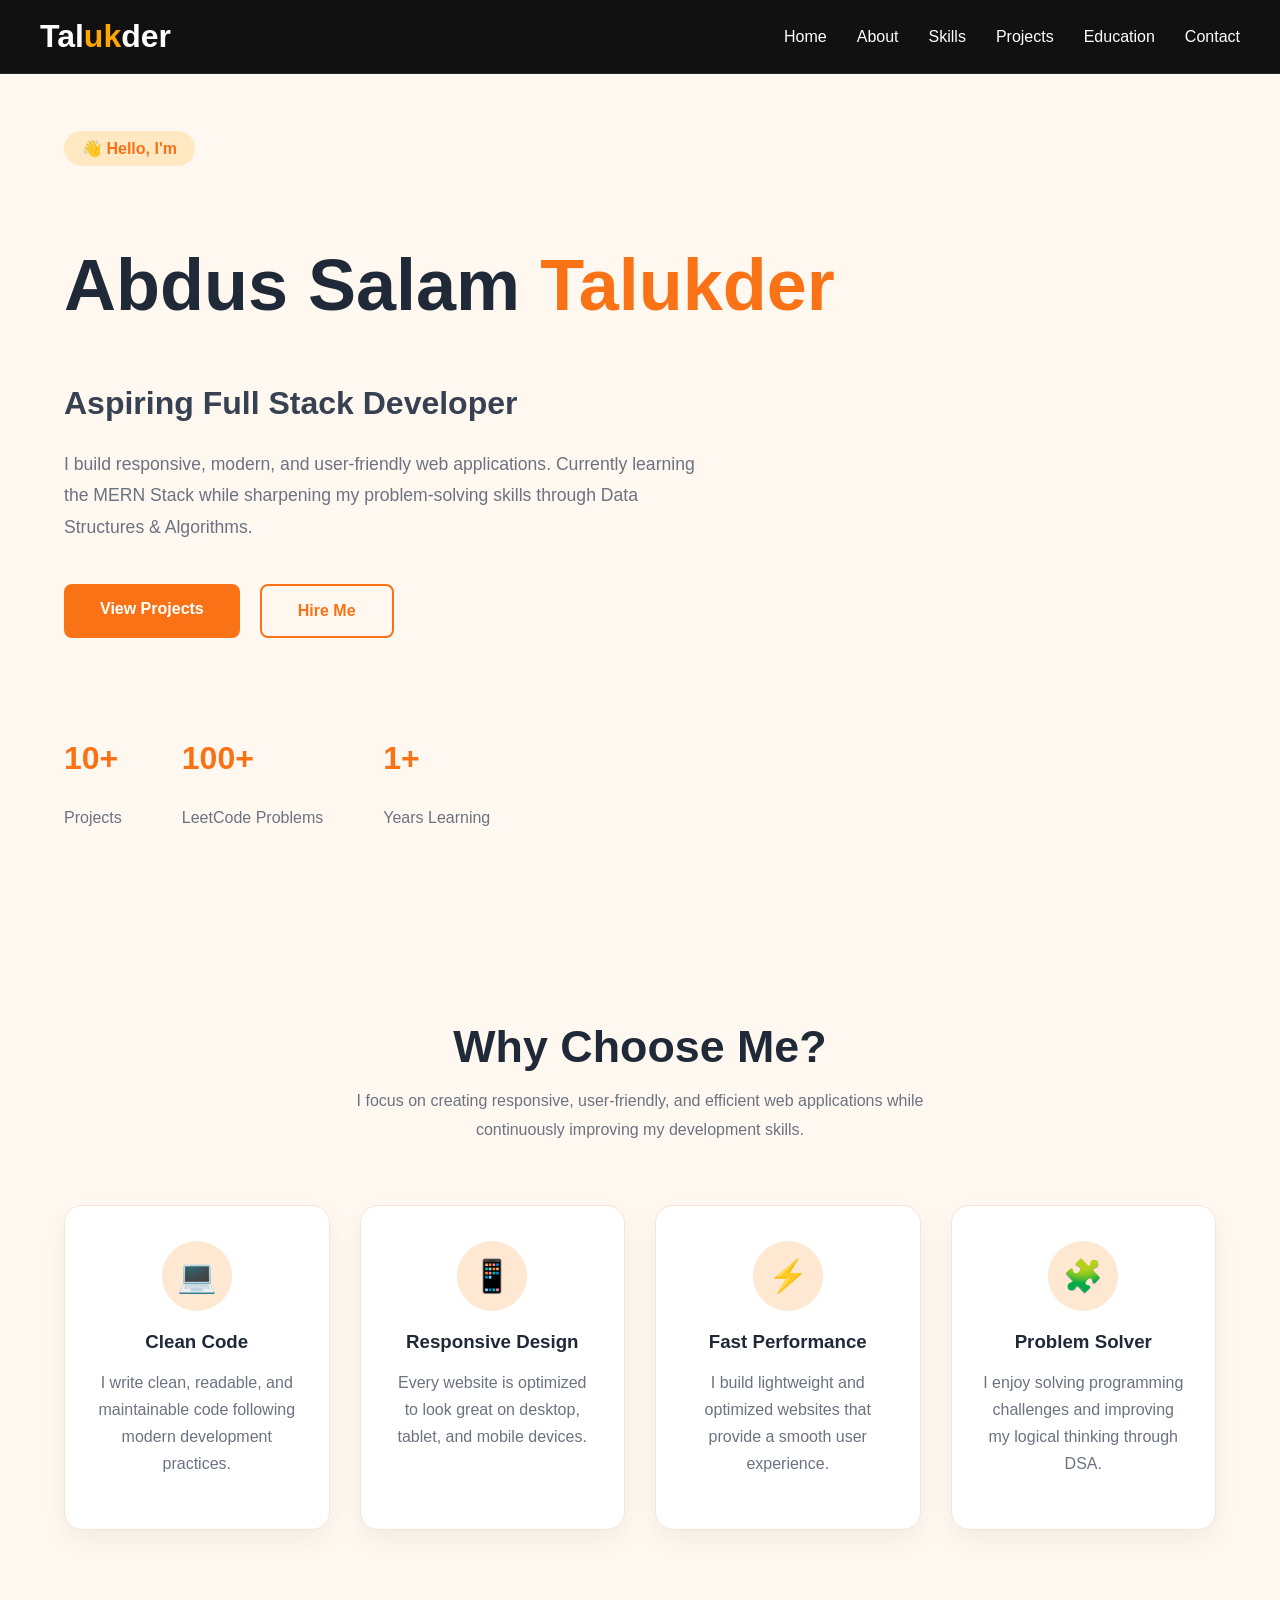
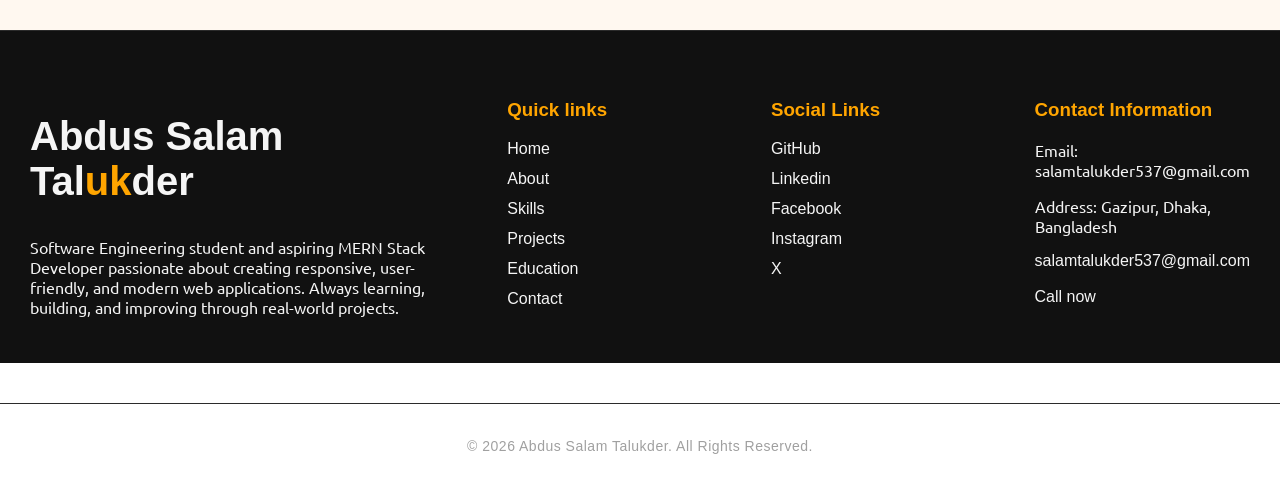
<file: index.html>
<!DOCTYPE html>
<html lang="en">

<head>
    <meta charset="UTF-8">
    <meta name="viewport" content="width=device-width, initial-scale=1.0">
    <title>Home</title>

    <link rel="icon" type="image/png" href="./icons/AST.png">

    <link rel="preconnect" href="https://fonts.googleapis.com">
    <link rel="preconnect" href="https://fonts.gstatic.com" crossorigin>
    <link
        href="https://fonts.googleapis.com/css2?family=Google+Sans:ital,opsz,wght@0,17..18,400..700;1,17..18,400..700&family=Open+Sans:ital,wght@0,300..800;1,300..800&display=swap"
        rel="stylesheet">

    <link rel="preconnect" href="https://fonts.googleapis.com">
    <link rel="preconnect" href="https://fonts.gstatic.com" crossorigin>
    <link
        href="https://fonts.googleapis.com/css2?family=Bebas+Neue&family=Google+Sans:ital,opsz,wght@0,17..18,400..700;1,17..18,400..700&family=Open+Sans:ital,wght@0,300..800;1,300..800&family=Sora:wght@100..800&family=Ubuntu:ital,wght@0,300;0,400;0,500;0,700;1,300;1,400;1,500;1,700&family=Unbounded:wght@200..900&display=swap"
        rel="stylesheet">

    <link rel="stylesheet" href="style.css">
</head>

<body>

    <header>
        <!--Navigation start-->
        <section class="nav-box">
            <nav class="nav-bar">
                <h2 class="nav-logo">
                    Tal<span class="uk">uk</span>der
                </h2>
                <ul class="nav-links">
                    <li><a href="index.html" class="nav-link">Home</a></li>
                    <li><a href="about.html" class="nav-link">About</a></li>
                    <li><a href="skill.html" class="nav-link">Skills</a></li>
                    <li><a href="project.html" class="nav-link">Projects</a></li>
                    <li><a href="education.html" class="nav-link">Education</a></li>
                    <li><a href="contact.html" class="nav-link">Contact</a></li>
                </ul>
            </nav>
        </section>
        <!--Navigation end-->
    </header>

    <div>
        <section class="hero">
            <div class="hero-container">

                <p class="hero-subtitle">👋 Hello, I'm</p>

                <h1 class="hero-title">
                    Abdus Salam <span>Talukder</span>
                </h1>

                <h2 class="hero-role">
                    Aspiring Full Stack Developer
                </h2>

                <p class="hero-description">
                    I build responsive, modern, and user-friendly web applications.
                    Currently learning the MERN Stack while sharpening my
                    problem-solving skills through Data Structures & Algorithms.
                </p>

                <div class="hero-btns">
                    <a href="#projects" class="btn btn-primary">
                        View Projects
                    </a>

                    <a href="#contact" class="btn btn-secondary">
                        Hire Me
                    </a>
                </div>

                <div class="hero-stats">
                    <div>
                        <h3>10+</h3>
                        <p>Projects</p>
                    </div>

                    <div>
                        <h3>100+</h3>
                        <p>LeetCode Problems</p>
                    </div>

                    <div>
                        <h3>1+</h3>
                        <p>Years Learning</p>
                    </div>
                </div>

            </div>
        </section>
    </div>

    <!--why choose me start-->
    <section class="choose">
        <div class="choose-container">

            <div class="section-heading">
                <h2>Why Choose Me?</h2>
                <p>
                    I focus on creating responsive, user-friendly, and efficient web
                    applications while continuously improving my development skills.
                </p>
            </div>

            <div class="choose-cards">

                <div class="choose-card">
                    <div class="icon">💻</div>
                    <h3>Clean Code</h3>
                    <p>
                        I write clean, readable, and maintainable code following
                        modern development practices.
                    </p>
                </div>

                <div class="choose-card">
                    <div class="icon">📱</div>
                    <h3>Responsive Design</h3>
                    <p>
                        Every website is optimized to look great on desktop, tablet,
                        and mobile devices.
                    </p>
                </div>

                <div class="choose-card">
                    <div class="icon">⚡</div>
                    <h3>Fast Performance</h3>
                    <p>
                        I build lightweight and optimized websites that provide a
                        smooth user experience.
                    </p>
                </div>

                <div class="choose-card">
                    <div class="icon">🧩</div>
                    <h3>Problem Solver</h3>
                    <p>
                        I enjoy solving programming challenges and improving my
                        logical thinking through DSA.
                    </p>
                </div>

            </div>

        </div>
    </section>
    <!--wcm ends-->

    <!--Footer start-->
    <footer>
        <section class="footer-box">
            <div style="flex: 2;">
                <h2 class="footer-logo">Abdus Salam Tal<span class="uk">uk</span>der</h2>
                <p>Software Engineering student and aspiring MERN Stack Developer passionate about creating responsive,
                    user-friendly, and modern web applications. Always learning, building, and improving through
                    real-world projects.</p>
            </div>
            <div style="flex: 1;">
                <h3>Quick links</h3>
                <ul class="footer-ql">
                    <li><a href="index.html" class="foot-link">Home</a></li>
                    <li><a href="about.html" class="foot-link">About</a></li>
                    <li><a href="skill.html" class="foot-link">Skills</a></li>
                    <li><a href="project.html" class="foot-link">Projects</a></li>
                    <li><a href="education.html" class="foot-link">Education</a></li>
                    <li><a href="contact.html" class="foot-link">Contact</a></li>
                </ul>
            </div>
            <div style="flex: 1;">
                <h3>Social Links</h3>
                <ul class="footer-ql">
                    <li><a href="https://github.com/talukder123" target="_blank" class="foot-link">GitHub</a></li>
                    <li><a href="https://www.linkedin.com/in/abdus-salam-talukder-73a68a223?utm_source=share_via&utm_content=profile&utm_medium=member_android"
                            target="_blank" class="foot-link">Linkedin</a></li>
                    <li><a href="https://www.facebook.com/share/181yY4Fg9c/" target="_blank"
                            class="foot-link">Facebook</a></li>
                    <li><a href="https://www.instagram.com/salam_talukder?igsh=c2ZjMWZjeXg2ejU5" target="_blank"
                            class="foot-link">Instagram</a></li>
                    <li><a href="https://x.com/salamxtalukder.com" target="_blank" class="foot-link">X</a></li>
                </ul>
            </div>
            <div style="flex: 1;">
                <h3>Contact Information</h3>
                <p>Email: salamtalukder537@gmail.com</p>
                <p>Address: Gazipur, Dhaka, Bangladesh</p>
                <a href="salamtalukder537@gmail.com">salamtalukder537@gmail.com</a><br><br>
                <a href="tel:+8801733956538">Call now</a>
            </div>
        </section>

        <div class="copyright">
            <p>© 2026 Abdus Salam Talukder. All Rights Reserved.</p>
        </div>

    </footer>
    <!--Footer end-->
</body>

</html>
</file>
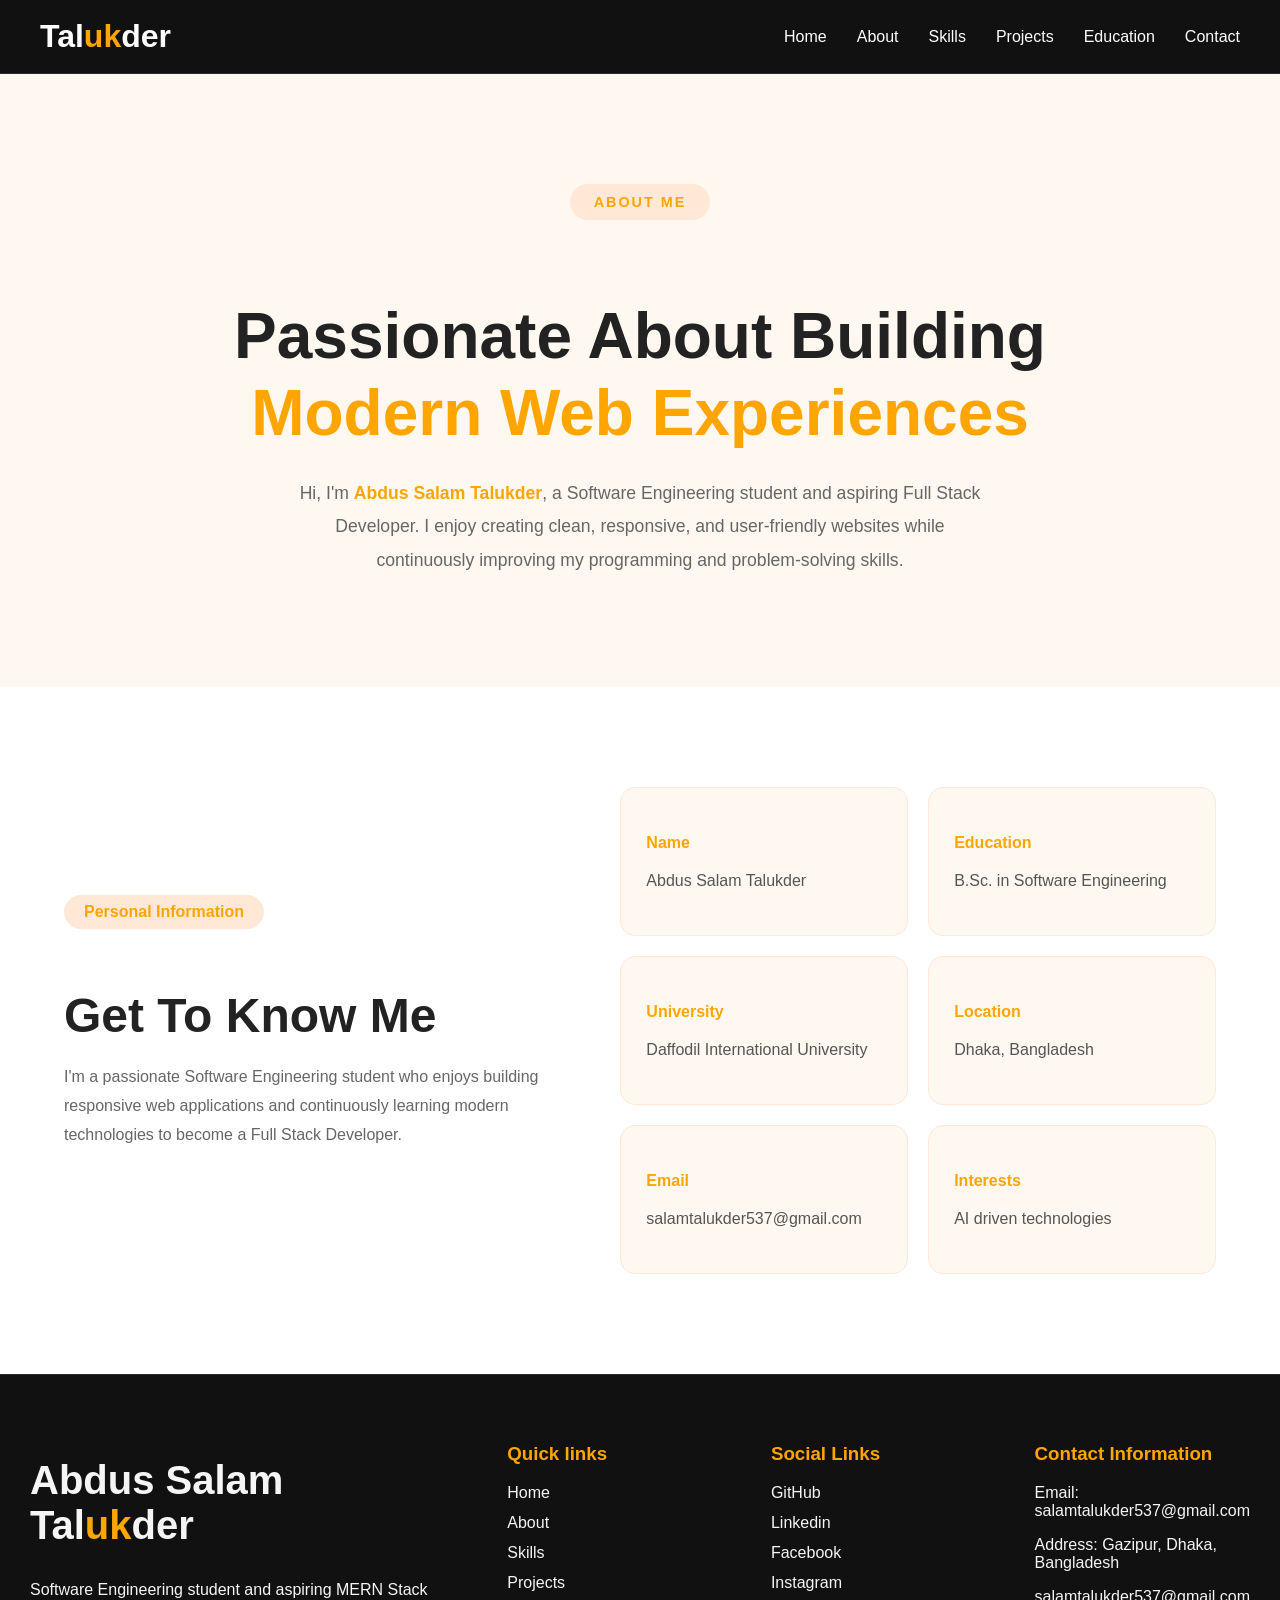
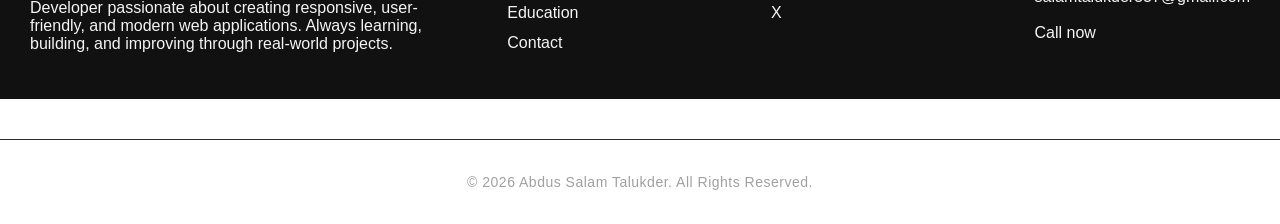
<file: about.html>
<!DOCTYPE html>
<html lang="en">

<head>
    <meta charset="UTF-8">
    <meta name="viewport" content="width=device-width, initial-scale=1.0">
    <title>About</title>

    <link rel="icon" type="image/png" href="./icons/AST.png">

    <link rel="preconnect" href="https://fonts.googleapis.com">
    <link rel="preconnect" href="https://fonts.gstatic.com" crossorigin>
    <link
        href="https://fonts.googleapis.com/css2?family=Google+Sans:ital,opsz,wght@0,17..18,400..700;1,17..18,400..700&family=Open+Sans:ital,wght@0,300..800;1,300..800&display=swap"
        rel="stylesheet">

    <link rel="stylesheet" href="style.css">
    <link rel="stylesheet" href="about.css">
</head>

<body>

    <header>
        <!--Navigation start-->
        <section class="nav-box">
            <nav class="nav-bar">
                <h2 class="nav-logo">
                    Tal<span class="uk">uk</span>der
                </h2>
                <ul class="nav-links">
                    <li><a href="index.html" class="nav-link">Home</a></li>
                    <li><a href="about.html" class="nav-link">About</a></li>
                    <li><a href="skill.html" class="nav-link">Skills</a></li>
                    <li><a href="project.html" class="nav-link">Projects</a></li>
                    <li><a href="education.html" class="nav-link">Education</a></li>
                    <li><a href="contact.html" class="nav-link">Contact</a></li>
                </ul>
            </nav>
        </section>
        <!--Navigation end-->
    </header>

    <main>
        <section class="about-hero">

            <div class="about-container">

                <span class="about-tag">ABOUT ME</span>

                <h1>
                    Passionate About Building
                    <span>Modern Web Experiences</span>
                </h1>

                <p>
                    Hi, I'm <strong>Abdus Salam Talukder</strong>, a Software Engineering
                    student and aspiring Full Stack Developer. I enjoy creating clean,
                    responsive, and user-friendly websites while continuously improving
                    my programming and problem-solving skills.
                </p>

            </div>

        </section>

        <!--personal info-->
        <section class="personal-info">

            <div class="info-container">

                <div class="info-left">
                    <span class="section-tag">Personal Information</span>

                    <h2>Get To Know Me</h2>

                    <p>
                        I'm a passionate Software Engineering student who enjoys
                        building responsive web applications and continuously learning
                        modern technologies to become a Full Stack Developer.
                    </p>
                </div>

                <div class="info-right">

                    <div class="info-card">
                        <h4>Name</h4>
                        <p>Abdus Salam Talukder</p>
                    </div>

                    <div class="info-card">
                        <h4>Education</h4>
                        <p>B.Sc. in Software Engineering</p>
                    </div>

                    <div class="info-card">
                        <h4>University</h4>
                        <p>Daffodil International University</p>
                    </div>

                    <div class="info-card">
                        <h4>Location</h4>
                        <p>Dhaka, Bangladesh</p>
                    </div>

                    <div class="info-card">
                        <h4>Email</h4>
                        <p>salamtalukder537@gmail.com</p>
                    </div>

                    <div class="info-card">
                        <h4>Interests</h4>
                        <p>AI driven technologies</p>
                    </div>

                </div>

            </div>

        </section>
        <!--personal info ends-->
    </main>

    

    <!--Footer start-->
    <footer>
        <section class="footer-box">
            <div style="flex: 2;">
                <h2 class="footer-logo">Abdus Salam Tal<span class="uk">uk</span>der</h2>
                <p>Software Engineering student and aspiring MERN Stack Developer passionate about creating responsive,
                    user-friendly, and modern web applications. Always learning, building, and improving through
                    real-world projects.</p>
            </div>
            <div style="flex: 1;">
                <h3>Quick links</h3>
                <ul class="footer-ql">
                    <li><a href="index.html" class="foot-link">Home</a></li>
                    <li><a href="about.html" class="foot-link">About</a></li>
                    <li><a href="skill.html" class="foot-link">Skills</a></li>
                    <li><a href="project.html" class="foot-link">Projects</a></li>
                    <li><a href="education.html" class="foot-link">Education</a></li>
                    <li><a href="contact.html" class="foot-link">Contact</a></li>
                </ul>
            </div>
            <div style="flex: 1;">
                <h3>Social Links</h3>
                <ul class="footer-ql">
                    <li><a href="https://github.com/talukder123" target="_blank" class="foot-link">GitHub</a></li>
                    <li><a href="https://www.linkedin.com/in/abdus-salam-talukder-73a68a223?utm_source=share_via&utm_content=profile&utm_medium=member_android"
                            target="_blank" class="foot-link">Linkedin</a></li>
                    <li><a href="https://www.facebook.com/share/181yY4Fg9c/" target="_blank"
                            class="foot-link">Facebook</a></li>
                    <li><a href="https://www.instagram.com/salam_talukder?igsh=c2ZjMWZjeXg2ejU5" target="_blank"
                            class="foot-link">Instagram</a></li>
                    <li><a href="https://x.com/salamxtalukder.com" target="_blank" class="foot-link">X</a></li>
                </ul>
            </div>
            <div style="flex: 1;">
                <h3>Contact Information</h3>
                <p>Email: salamtalukder537@gmail.com</p>
                <p>Address: Gazipur, Dhaka, Bangladesh</p>
                <a href="salamtalukder537@gmail.com">salamtalukder537@gmail.com</a><br><br>
                <a href="tel:+8801733956538">Call now</a>
            </div>
        </section>

        <div class="copyright">
            <p>© 2026 Abdus Salam Talukder. All Rights Reserved.</p>
        </div>

    </footer>
    <!--Footer end-->
</body>

</html>
</file>
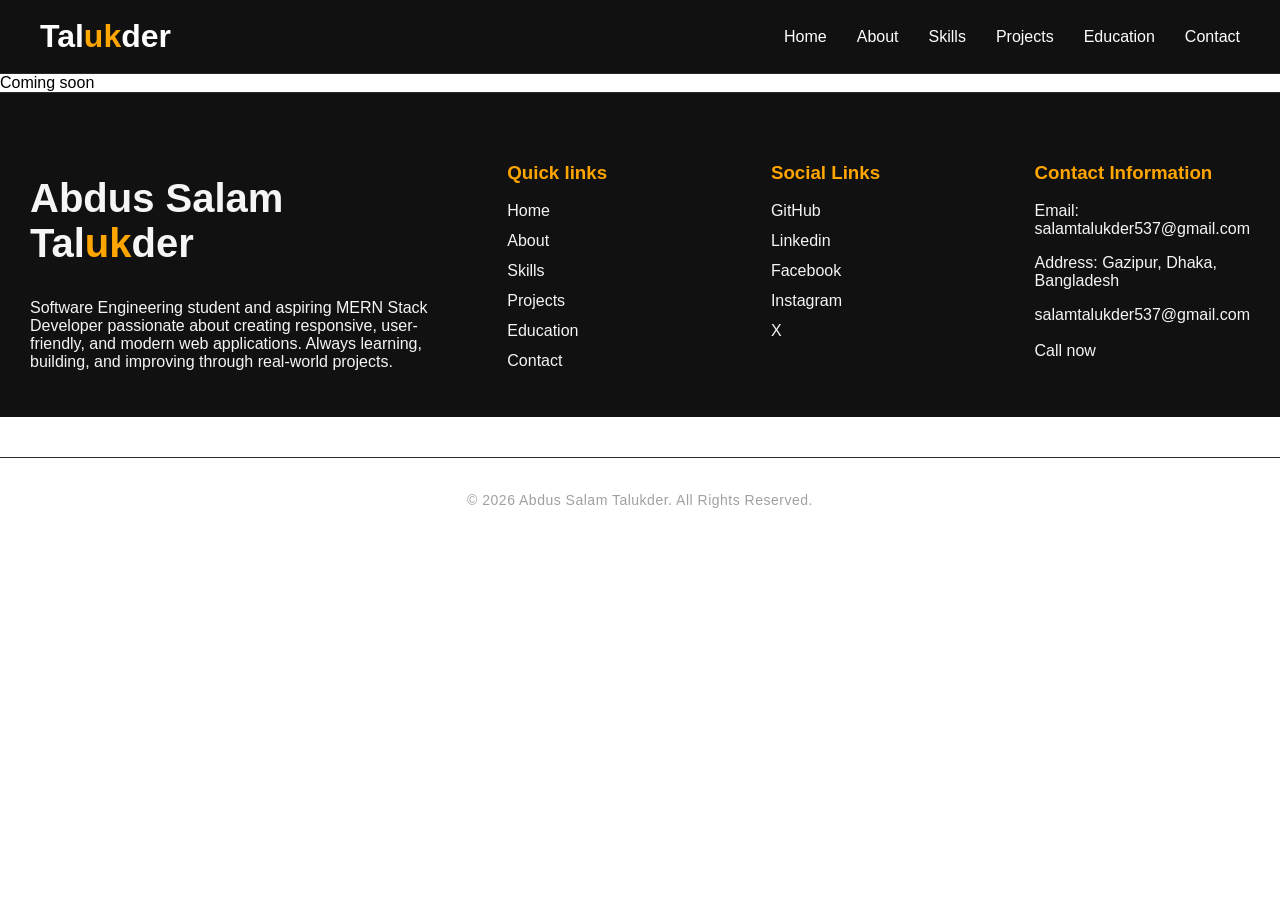
<file: contact.html>
<!DOCTYPE html>
<html lang="en">

<head>
    <meta charset="UTF-8">
    <meta name="viewport" content="width=device-width, initial-scale=1.0">
    <title>Contact</title>

    <link rel="icon" type="image/png" href="./icons/AST.png">

    <link rel="preconnect" href="https://fonts.googleapis.com">
    <link rel="preconnect" href="https://fonts.gstatic.com" crossorigin>
    <link
        href="https://fonts.googleapis.com/css2?family=Google+Sans:ital,opsz,wght@0,17..18,400..700;1,17..18,400..700&family=Open+Sans:ital,wght@0,300..800;1,300..800&display=swap"
        rel="stylesheet">

    <link rel="stylesheet" href="style.css">
</head>

<body>

    <header>
        <!--Navigation start-->
        <section class="nav-box">
            <nav class="nav-bar">
                <h2 class="nav-logo">
                    Tal<span class="uk">uk</span>der
                </h2>
                <ul class="nav-links">
                    <li><a href="index.html" class="nav-link">Home</a></li>
                    <li><a href="about.html" class="nav-link">About</a></li>
                    <li><a href="skill.html" class="nav-link">Skills</a></li>
                    <li><a href="project.html" class="nav-link">Projects</a></li>
                    <li><a href="education.html" class="nav-link">Education</a></li>
                    <li><a href="contact.html" class="nav-link">Contact</a></li>
                </ul>
            </nav>
        </section>
        <!--Navigation end-->
    </header>


    <main>
        Coming soon
    </main>


    <!--Footer start-->
    <footer>
        <section class="footer-box">
            <div style="flex: 2;">
                <h2 class="footer-logo">Abdus Salam Tal<span class="uk">uk</span>der</h2>
                <p>Software Engineering student and aspiring MERN Stack Developer passionate about creating responsive,
                    user-friendly, and modern web applications. Always learning, building, and improving through
                    real-world projects.</p>
            </div>
            <div style="flex: 1;">
                <h3>Quick links</h3>
                <ul class="footer-ql">
                    <li><a href="index.html" class="foot-link">Home</a></li>
                    <li><a href="about.html" class="foot-link">About</a></li>
                    <li><a href="skill.html" class="foot-link">Skills</a></li>
                    <li><a href="project.html" class="foot-link">Projects</a></li>
                    <li><a href="education.html" class="foot-link">Education</a></li>
                    <li><a href="contact.html" class="foot-link">Contact</a></li>
                </ul>
            </div>
            <div style="flex: 1;">
                <h3>Social Links</h3>
               <ul class="footer-ql">
                    <li><a href="https://github.com/talukder123" target="_blank" class="foot-link">GitHub</a></li>
                    <li><a href="https://www.linkedin.com/in/abdus-salam-talukder-73a68a223?utm_source=share_via&utm_content=profile&utm_medium=member_android" target="_blank" class="foot-link">Linkedin</a></li>
                    <li><a href="https://www.facebook.com/share/181yY4Fg9c/" target="_blank" class="foot-link">Facebook</a></li>
                    <li><a href="https://www.instagram.com/salam_talukder?igsh=c2ZjMWZjeXg2ejU5" target="_blank" class="foot-link">Instagram</a></li>
                    <li><a href="https://x.com/salamxtalukder.com" target="_blank" class="foot-link">X</a></li>
                </ul>
            </div>
            <div style="flex: 1;">
                <h3>Contact Information</h3>
                <p>Email: salamtalukder537@gmail.com</p>
                <p>Address: Gazipur, Dhaka, Bangladesh</p>
                <a href="salamtalukder537@gmail.com">salamtalukder537@gmail.com</a><br><br>
                <a href="tel:+8801733956538">Call now</a>
            </div>
        </section>

        <div class="copyright">
            <p>© 2026 Abdus Salam Talukder. All Rights Reserved.</p>
        </div>

    </footer>
    <!--Footer end-->
</body>

</html>
</file>
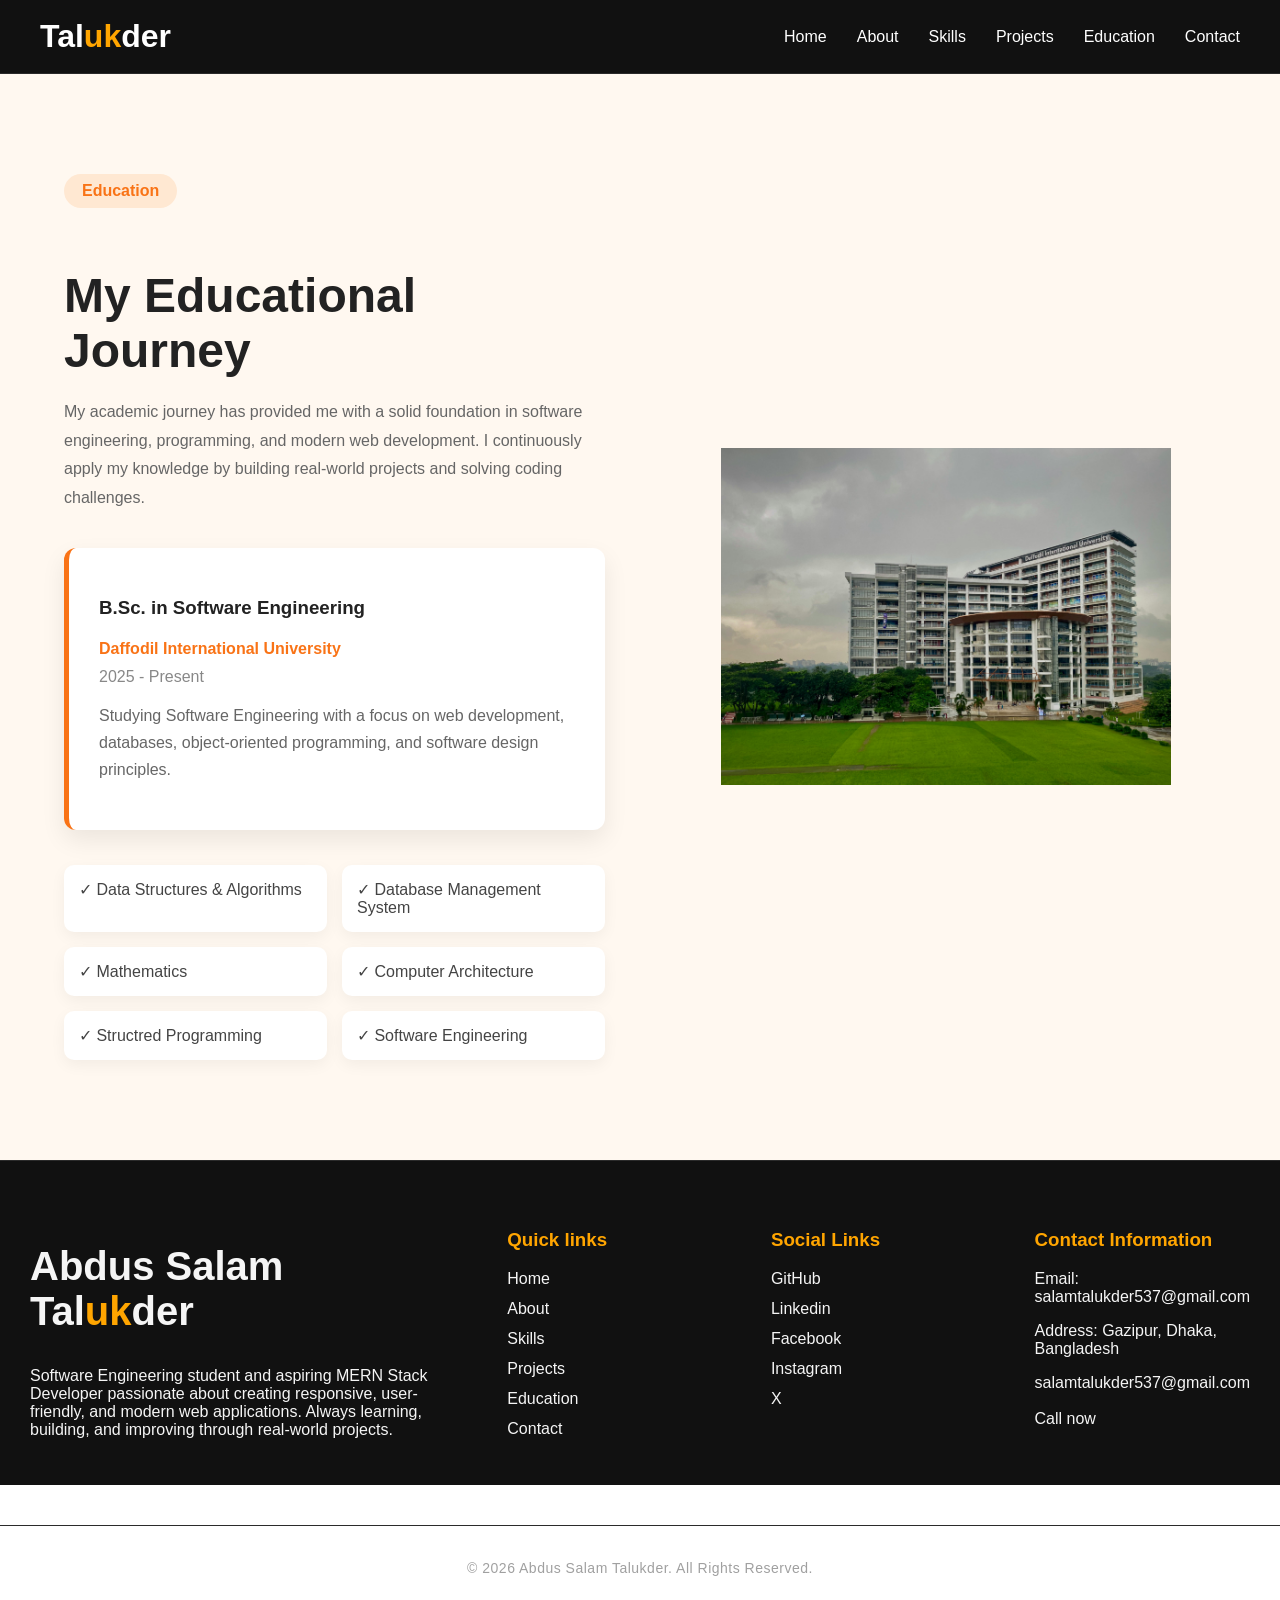
<file: education.html>
<!DOCTYPE html>
<html lang="en">

<head>
    <meta charset="UTF-8">
    <meta name="viewport" content="width=device-width, initial-scale=1.0">
    <title>Education</title>

    <link rel="icon" type="image/png" href="./icons/AST.png">

    <link rel="preconnect" href="https://fonts.googleapis.com">
    <link rel="preconnect" href="https://fonts.gstatic.com" crossorigin>
    <link
        href="https://fonts.googleapis.com/css2?family=Google+Sans:ital,opsz,wght@0,17..18,400..700;1,17..18,400..700&family=Open+Sans:ital,wght@0,300..800;1,300..800&display=swap"
        rel="stylesheet">

    <link rel="stylesheet" href="style.css">
    <link rel="stylesheet" href="education.css">
</head>

<body>

    <header>
        <!--Navigation start-->
        <section class="nav-box">
            <nav class="nav-bar">
                <h2 class="nav-logo">
                    Tal<span class="uk">uk</span>der
                </h2>
                <ul class="nav-links">
                    <li><a href="index.html" class="nav-link">Home</a></li>
                    <li><a href="about.html" class="nav-link">About</a></li>
                    <li><a href="skill.html" class="nav-link">Skills</a></li>
                    <li><a href="project.html" class="nav-link">Projects</a></li>
                    <li><a href="education.html" class="nav-link">Education</a></li>
                    <li><a href="contact.html" class="nav-link">Contact</a></li>
                </ul>
            </nav>
        </section>
        <!--Navigation end-->
    </header>

    <main>
        <section class="education">

            <div class="education-container">

                <div class="education-left">

                    <span class="section-tag">Education</span>

                    <h2>My Educational Journey</h2>

                    <p class="education-text">
                        My academic journey has provided me with a solid foundation in
                        software engineering, programming, and modern web development.
                        I continuously apply my knowledge by building real-world projects
                        and solving coding challenges.
                    </p>

                    <div class="education-card">

                        <h3>B.Sc. in Software Engineering</h3>

                        <h4>Daffodil International University</h4>

                        <span>2025 - Present</span>

                        <p>
                            Studying Software Engineering with a focus on web
                            development, databases, object-oriented programming,
                            and software design principles.
                        </p>

                    </div>

                    <div class="course-list">

                        <div class="course">✓ Data Structures & Algorithms</div>
                        <div class="course">✓ Database Management System</div>
                        <div class="course">✓ Mathematics</div>
                        <div class="course">✓ Computer Architecture</div>
                        <div class="course">✓ Structred Programming</div>
                        <div class="course">✓ Software Engineering</div>

                    </div>

                </div>

                <div class="education-right">

                    <img src="./img/daffodil.jpg" alt="Education">

                </div>

            </div>

        </section>
    </main>


    <!--Footer start-->
    <footer>
        <section class="footer-box">
            <div style="flex: 2;">
                <h2 class="footer-logo">Abdus Salam Tal<span class="uk">uk</span>der</h2>
                <p>Software Engineering student and aspiring MERN Stack Developer passionate about creating responsive,
                    user-friendly, and modern web applications. Always learning, building, and improving through
                    real-world projects.</p>
            </div>
            <div style="flex: 1;">
                <h3>Quick links</h3>
                <ul class="footer-ql">
                    <li><a href="index.html" class="foot-link">Home</a></li>
                    <li><a href="about.html" class="foot-link">About</a></li>
                    <li><a href="skill.html" class="foot-link">Skills</a></li>
                    <li><a href="project.html" class="foot-link">Projects</a></li>
                    <li><a href="education.html" class="foot-link">Education</a></li>
                    <li><a href="contact.html" class="foot-link">Contact</a></li>
                </ul>
            </div>
            <div style="flex: 1;">
                <h3>Social Links</h3>
                <ul class="footer-ql">
                    <li><a href="https://github.com/talukder123" target="_blank" class="foot-link">GitHub</a></li>
                    <li><a href="https://www.linkedin.com/in/abdus-salam-talukder-73a68a223?utm_source=share_via&utm_content=profile&utm_medium=member_android"
                            target="_blank" class="foot-link">Linkedin</a></li>
                    <li><a href="https://www.facebook.com/share/181yY4Fg9c/" target="_blank"
                            class="foot-link">Facebook</a></li>
                    <li><a href="https://www.instagram.com/salam_talukder?igsh=c2ZjMWZjeXg2ejU5" target="_blank"
                            class="foot-link">Instagram</a></li>
                    <li><a href="https://x.com/salamxtalukder.com" target="_blank" class="foot-link">X</a></li>
                </ul>
            </div>
            <div style="flex: 1;">
                <h3>Contact Information</h3>
                <p>Email: salamtalukder537@gmail.com</p>
                <p>Address: Gazipur, Dhaka, Bangladesh</p>
                <a href="salamtalukder537@gmail.com">salamtalukder537@gmail.com</a><br><br>
                <a href="tel:+8801733956538">Call now</a>
            </div>
        </section>

        <div class="copyright">
            <p>© 2026 Abdus Salam Talukder. All Rights Reserved.</p>
        </div>

    </footer>
    <!--Footer end-->
</body>

</html>
</file>
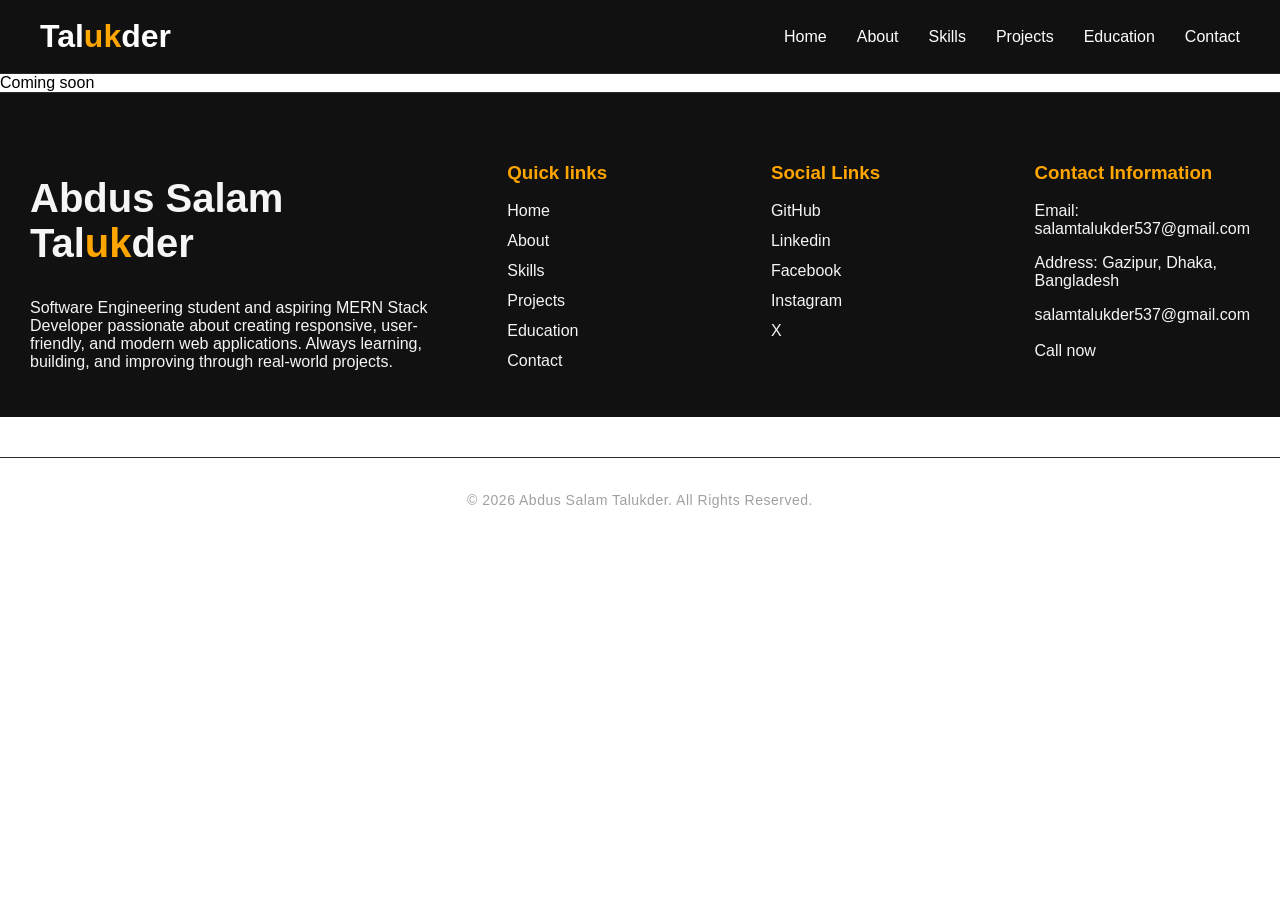
<file: project.html>
<!DOCTYPE html>
<html lang="en">

<head>
    <meta charset="UTF-8">
    <meta name="viewport" content="width=device-width, initial-scale=1.0">
    <title>Projects</title>

    <link rel="icon" type="image/png" href="./icons/AST.png">

    <link rel="preconnect" href="https://fonts.googleapis.com">
    <link rel="preconnect" href="https://fonts.gstatic.com" crossorigin>
    <link
        href="https://fonts.googleapis.com/css2?family=Google+Sans:ital,opsz,wght@0,17..18,400..700;1,17..18,400..700&family=Open+Sans:ital,wght@0,300..800;1,300..800&display=swap"
        rel="stylesheet">

    <link rel="stylesheet" href="style.css">
</head>

<body>

    <header>
        <!--Navigation start-->
        <section class="nav-box">
            <nav class="nav-bar">
                <h2 class="nav-logo">
                    Tal<span class="uk">uk</span>der
                </h2>
                <ul class="nav-links">
                    <li><a href="index.html" class="nav-link">Home</a></li>
                    <li><a href="about.html" class="nav-link">About</a></li>
                    <li><a href="skill.html" class="nav-link">Skills</a></li>
                    <li><a href="project.html" class="nav-link">Projects</a></li>
                    <li><a href="education.html" class="nav-link">Education</a></li>
                    <li><a href="contact.html" class="nav-link">Contact</a></li>
                </ul>
            </nav>
        </section>
        <!--Navigation end-->
    </header>

   <main>
        Coming soon
    </main>


    <!--Footer start-->
    <footer>
        <section class="footer-box">
            <div style="flex: 2;">
                <h2 class="footer-logo">Abdus Salam Tal<span class="uk">uk</span>der</h2>
                <p>Software Engineering student and aspiring MERN Stack Developer passionate about creating responsive,
                    user-friendly, and modern web applications. Always learning, building, and improving through
                    real-world projects.</p>
            </div>
            <div style="flex: 1;">
                <h3>Quick links</h3>
                <ul class="footer-ql">
                    <li><a href="index.html" class="foot-link">Home</a></li>
                    <li><a href="about.html" class="foot-link">About</a></li>
                    <li><a href="skill.html" class="foot-link">Skills</a></li>
                    <li><a href="project.html" class="foot-link">Projects</a></li>
                    <li><a href="education.html" class="foot-link">Education</a></li>
                    <li><a href="contact.html" class="foot-link">Contact</a></li>
                </ul>
            </div>
            <div style="flex: 1;">
                <h3>Social Links</h3>
               <ul class="footer-ql">
                    <li><a href="https://github.com/talukder123" target="_blank" class="foot-link">GitHub</a></li>
                    <li><a href="https://www.linkedin.com/in/abdus-salam-talukder-73a68a223?utm_source=share_via&utm_content=profile&utm_medium=member_android" target="_blank" class="foot-link">Linkedin</a></li>
                    <li><a href="https://www.facebook.com/share/181yY4Fg9c/" target="_blank" class="foot-link">Facebook</a></li>
                    <li><a href="https://www.instagram.com/salam_talukder?igsh=c2ZjMWZjeXg2ejU5" target="_blank" class="foot-link">Instagram</a></li>
                    <li><a href="https://x.com/salamxtalukder.com" target="_blank" class="foot-link">X</a></li>
                </ul>
            </div>
            <div style="flex: 1;">
                <h3>Contact Information</h3>
                <p>Email: salamtalukder537@gmail.com</p>
                <p>Address: Gazipur, Dhaka, Bangladesh</p>
                <a href="salamtalukder537@gmail.com">salamtalukder537@gmail.com</a><br><br>
                <a href="tel:+8801733956538">Call now</a>
            </div>
        </section>

        <div class="copyright">
            <p>© 2026 Abdus Salam Talukder. All Rights Reserved.</p>
        </div>

    </footer>
    <!--Footer end-->
</body>

</html>
</file>
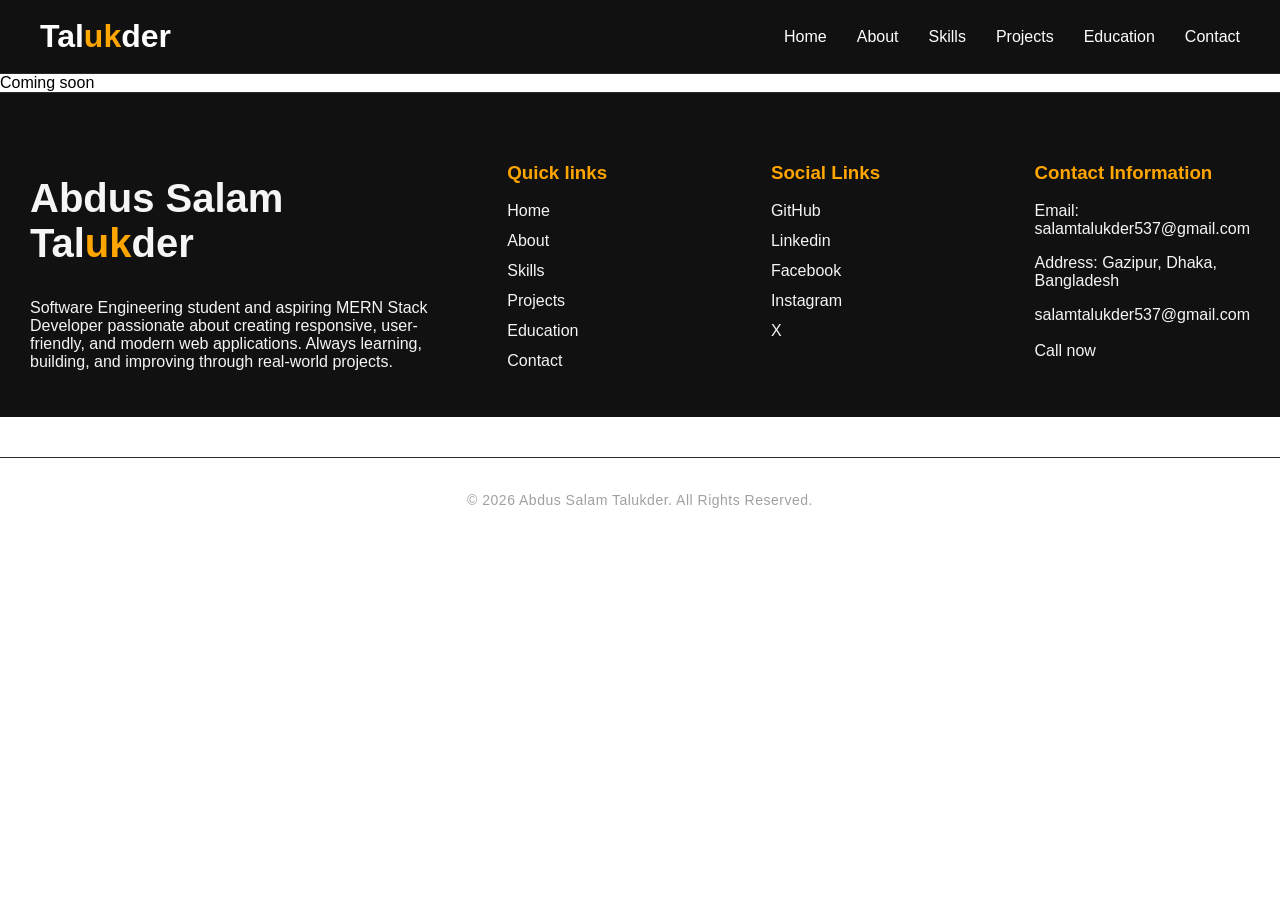
<file: skill.html>
<!DOCTYPE html>
<html lang="en">

<head>
    <meta charset="UTF-8">
    <meta name="viewport" content="width=device-width, initial-scale=1.0">
    <title>Skills</title>

    <link rel="icon" type="image/png" href="./icons/AST.png">

    <link rel="preconnect" href="https://fonts.googleapis.com">
    <link rel="preconnect" href="https://fonts.gstatic.com" crossorigin>
    <link
        href="https://fonts.googleapis.com/css2?family=Google+Sans:ital,opsz,wght@0,17..18,400..700;1,17..18,400..700&family=Open+Sans:ital,wght@0,300..800;1,300..800&display=swap"
        rel="stylesheet">

    <link rel="stylesheet" href="style.css">
</head>

<body>

    <header>
        <!--Navigation start-->
        <section class="nav-box">
            <nav class="nav-bar">
                <h2 class="nav-logo">
                    Tal<span class="uk">uk</span>der
                </h2>
                <ul class="nav-links">
                    <li><a href="index.html" class="nav-link">Home</a></li>
                    <li><a href="about.html" class="nav-link">About</a></li>
                    <li><a href="skill.html" class="nav-link">Skills</a></li>
                    <li><a href="project.html" class="nav-link">Projects</a></li>
                    <li><a href="education.html" class="nav-link">Education</a></li>
                    <li><a href="contact.html" class="nav-link">Contact</a></li>
                </ul>
            </nav>
        </section>
        <!--Navigation end-->
    </header>

    <main>
        Coming soon
    </main>


    <!--Footer start-->
    <footer>
        <section class="footer-box">
            <div style="flex: 2;">
                <h2 class="footer-logo">Abdus Salam Tal<span class="uk">uk</span>der</h2>
                <p>Software Engineering student and aspiring MERN Stack Developer passionate about creating responsive,
                    user-friendly, and modern web applications. Always learning, building, and improving through
                    real-world projects.</p>
            </div>
            <div style="flex: 1;">
                <h3>Quick links</h3>
                <ul class="footer-ql">
                    <li><a href="index.html" class="foot-link">Home</a></li>
                    <li><a href="about.html" class="foot-link">About</a></li>
                    <li><a href="skill.html" class="foot-link">Skills</a></li>
                    <li><a href="project.html" class="foot-link">Projects</a></li>
                    <li><a href="education.html" class="foot-link">Education</a></li>
                    <li><a href="contact.html" class="foot-link">Contact</a></li>
                </ul>
            </div>
            <div style="flex: 1;">
                <h3>Social Links</h3>
                <ul class="footer-ql">
                    <li><a href="https://github.com/talukder123" target="_blank" class="foot-link">GitHub</a></li>
                    <li><a href="https://www.linkedin.com/in/abdus-salam-talukder-73a68a223?utm_source=share_via&utm_content=profile&utm_medium=member_android" target="_blank" class="foot-link">Linkedin</a></li>
                    <li><a href="https://www.facebook.com/share/181yY4Fg9c/" target="_blank" class="foot-link">Facebook</a></li>
                    <li><a href="https://www.instagram.com/salam_talukder?igsh=c2ZjMWZjeXg2ejU5" target="_blank" class="foot-link">Instagram</a></li>
                    <li><a href="https://x.com/salamxtalukder.com" target="_blank" class="foot-link">X</a></li>
                </ul>
            </div>
            <div style="flex: 1;">
                <h3>Contact Information</h3>
                <p>Email: salamtalukder537@gmail.com</p>
                <p>Address: Gazipur, Dhaka, Bangladesh</p>
                <a href="salamtalukder537@gmail.com">salamtalukder537@gmail.com</a><br><br>
                <a href="tel:+8801733956538">Call now</a>
            </div>
        </section>

        <div class="copyright">
            <p>© 2026 Abdus Salam Talukder. All Rights Reserved.</p>
        </div>

    </footer>
    <!--Footer end-->
</body>

</html>
</file>
<file: style.css>
body {
    font-family: "Poppins", sans-serif;
    margin: 0;
    padding: 0;
}

.nav-box {
    background: #111;
    border-bottom: 1px solid #2A2A2A;
}

.nav-bar {
    max-width: 1200px;
    margin: 0 auto;
    padding: 18px 25px;

    display: flex;
    justify-content: space-between;
    align-items: center;
}

.nav-logo {
    color: white;
    font-size: 2rem;
    font-weight: 700;
    margin: 0;
}

.uk {
    color: orange;
}

.nav-links {
    display: flex;
    gap: 30px;
    list-style: none;
    margin: 0;
    padding: 0;
}

.nav-link {
    text-decoration: none;
    color: white;
    font-size: 1rem;
    font-weight: 500;
    transition: .3s;
}

.nav-link:hover {
    color: orange;
}

.nav-link:active {
    color: rgb(151, 98, 0);
}


.footer-box {
    display: flex;
    justify-content: space-between;
    align-items: flex-start;
    min-height: 220px;
    background-color: #111111;
    color: #F5F5F5;
    padding: 50px 0 30px;
    border-top: 1px solid #2B2B2B;
    gap: 50px;
    padding-left: 30px;
    padding-right: 30px;
}

.footer-box p {
    font-family: "Ubuntu", sans-serif;
}

footer a {
    color: #F5F5F5;
    text-decoration: none;
    transition: 0.3s;
}

footer a:hover {
    color: orange;
    text-decoration: none;
    transition: 0.3s;
}

.footer-logo {
    font-size: 40px;
}

.footer-ql {
    display: flex;
    flex-direction: column;
    align-items: flex-start;
    gap: 12px;
    list-style: none;
    padding: 0;
    margin: 0;
}

.footer-box div h3 {
    color: rgb(255, 165, 0);
    font-weight: bold;
    padding-right: 20px;
    white-space: nowrap;
}

.copyright {
    border-top: 1px solid #2B2B2B;
    margin-top: 40px;
    padding: 20px 0;
    text-align: center;
}

.copyright p {
    color: #A0A0A0;
    font-size: 14px;
    font-weight: 400;
    letter-spacing: 0.5px;
}

.hero{
    min-height: 90vh;
    display: flex;
    align-items: center;
    background: #FFF8F0;
    overflow: hidden;
}

.hero-container{
    width: 90%;
    max-width: 1200px;
    margin: auto;
}

.hero-subtitle{
    display: inline-block;
    padding: 8px 18px;
    background: #FFE8C2;
    color: #F97316;
    border-radius: 30px;
    font-size: 1rem;
    font-weight: 600;
    margin-bottom: 20px;
}

.hero-title{
    font-size: 4.5rem;
    font-weight: 800;
    line-height: 1.1;
    color: #1F2937;
}

.hero-title span{
    color: #F97316;
}

.hero-role{
    margin-top: 18px;
    font-size: 2rem;
    font-weight: 600;
    color: #374151;
}

.hero-description{
    margin-top: 25px;
    max-width: 650px;
    line-height: 1.8;
    font-size: 1.1rem;
    color: #6B7280;
}

.hero-btns{
    display: flex;
    gap: 20px;
    margin-top: 40px;
}

.btn{
    text-decoration: none;
    padding: 16px 36px;
    border-radius: 8px;
    font-weight: 600;
    transition: .3s ease;
}

.btn-primary{
    background: #F97316;
    color: white;
}

.btn-primary:hover{
    background: #EA580C;
    transform: translateY(-3px);
}

.btn-secondary{
    border: 2px solid #F97316;
    color: #F97316;
    background: transparent;
}

.btn-secondary:hover{
    background: #F97316;
    color: white;
    transform: translateY(-3px);
}

.hero-stats{
    display: flex;
    gap: 60px;
    margin-top: 70px;
}

.hero-stats h3{
    font-size: 2rem;
    color: #F97316;
}

.hero-stats p{
    margin-top: 8px;
    color: #6B7280;
}

/* why choose me */

.choose{
    padding:100px 0;
    background:#FFF8F0;
}

.choose-container{
    width:90%;
    max-width:1200px;
    margin:auto;
}

.section-heading{
    text-align:center;
    margin-bottom:60px;
}

.section-heading h2{
    font-size:2.8rem;
    color:#1F2937;
    margin-bottom:15px;
}

.section-heading p{
    max-width:650px;
    margin:auto;
    color:#6B7280;
    line-height:1.8;
}

.choose-cards{
    display:grid;
    grid-template-columns:repeat(auto-fit,minmax(250px,1fr));
    gap:30px;
}

.choose-card{
    background:#ffffff;
    padding:35px 30px;
    border-radius:18px;
    text-align:center;
    transition:.3s ease;
    border:1px solid #F5E6D3;
    box-shadow:0 10px 25px rgba(0,0,0,.05);
}

.choose-card:hover{
    transform:translateY(-10px);
    box-shadow:0 18px 40px rgba(249,115,22,.18);
}

.icon{
    width:70px;
    height:70px;
    margin:0 auto 20px;
    border-radius:50%;
    background:#FFE8D2;
    display:flex;
    justify-content:center;
    align-items:center;
    font-size:2rem;
}

.choose-card h3{
    margin-bottom:15px;
    color:#1F2937;
}

.choose-card p{
    color:#6B7280;
    line-height:1.7;
}
</file>
<file: about.css>
.about-hero{
    background: #FFF8F0;
    padding: 110px 20px;
}

.about-container{
    max-width: 900px;
    margin: auto;
    text-align: center;
}

.about-tag{
    display: inline-block;
    padding: 10px 24px;
    background: #FFE8D6;
    color: orange;
    border-radius: 30px;
    font-size: .9rem;
    font-weight: 600;
    letter-spacing: 2px;
    margin-bottom: 25px;
}

.about-container h1{
    font-size: 4rem;
    color: #222;
    line-height: 1.2;
    margin-bottom: 25px;
    font-weight: 700;
}

.about-container h1 span{
    color: orange;
}

.about-container p{
    max-width: 700px;
    margin: auto;
    font-size: 1.1rem;
    color: #666;
    line-height: 1.9;
}

.about-container strong{
    color: orange;
}

/*
personal info
*/

.personal-info{
    background:#FFFFFF;
    padding:100px 0;
}

.info-container{
    width:90%;
    max-width:1200px;
    margin:auto;

    display:grid;
    grid-template-columns:1fr 1.2fr;
    gap:60px;
    align-items:center;
}

.section-tag{
    display:inline-block;
    background:#FFE8D6;
    color:orange;
    padding:8px 20px;
    border-radius:30px;
    font-weight:600;
    margin-bottom:20px;
}

.info-left h2{
    font-size:3rem;
    color:#222;
    margin-bottom:20px;
}

.info-left p{
    color:#666;
    line-height:1.8;
}

.info-right{
    display:grid;
    grid-template-columns:repeat(2,1fr);
    gap:20px;
}

.info-card{
    background:#FFF8F0;
    padding:25px;
    border-radius:15px;
    border:1px solid #FFE8D6;
    transition:.3s;
}

.info-card:hover{
    transform:translateY(-6px);
    box-shadow:0 12px 25px rgba(249,115,22,.12);
}

.info-card h4{
    color:orange;
    margin-bottom:10px;
}

.info-card p{
    color:#555;
    line-height:1.6;
}
</file>
<file: education.css>
.education{
    padding:100px 0;
    background:#FFF8F0;
}

.education-container{
    width:90%;
    max-width:1200px;
    margin:auto;

    display:grid;
    grid-template-columns:1fr 1fr;
    align-items:center;
    gap:70px;
}

.section-tag{
    display:inline-block;
    background:#FFE8D2;
    color:#F97316;
    padding:8px 18px;
    border-radius:30px;
    font-weight:600;
    margin-bottom:20px;
}

.education h2{
    font-size:3rem;
    color:#222;
    margin-bottom:20px;
}

.education-text{
    color:#666;
    line-height:1.8;
    margin-bottom:35px;
}

.education-card{
    background:#fff;
    padding:30px;
    border-left:5px solid #F97316;
    border-radius:12px;
    box-shadow:0 10px 25px rgba(0,0,0,.08);
}

.education-card h3{
    margin-bottom:10px;
    color:#222;
}

.education-card h4{
    color:#F97316;
    margin-bottom:10px;
}

.education-card span{
    display:block;
    margin-bottom:15px;
    color:#888;
}

.education-card p{
    color:#666;
    line-height:1.7;
}

.course-list{
    margin-top:35px;

    display:grid;
    grid-template-columns:repeat(2,1fr);
    gap:15px;
}

.course{
    background:white;
    padding:15px;
    border-radius:10px;
    box-shadow:0 5px 15px rgba(0,0,0,.05);
    color:#444;
}

.education-right{
    display:flex;
    justify-content:center;
}

.education-right img{
    width:100%;
    max-width:450px;
}
</file>
